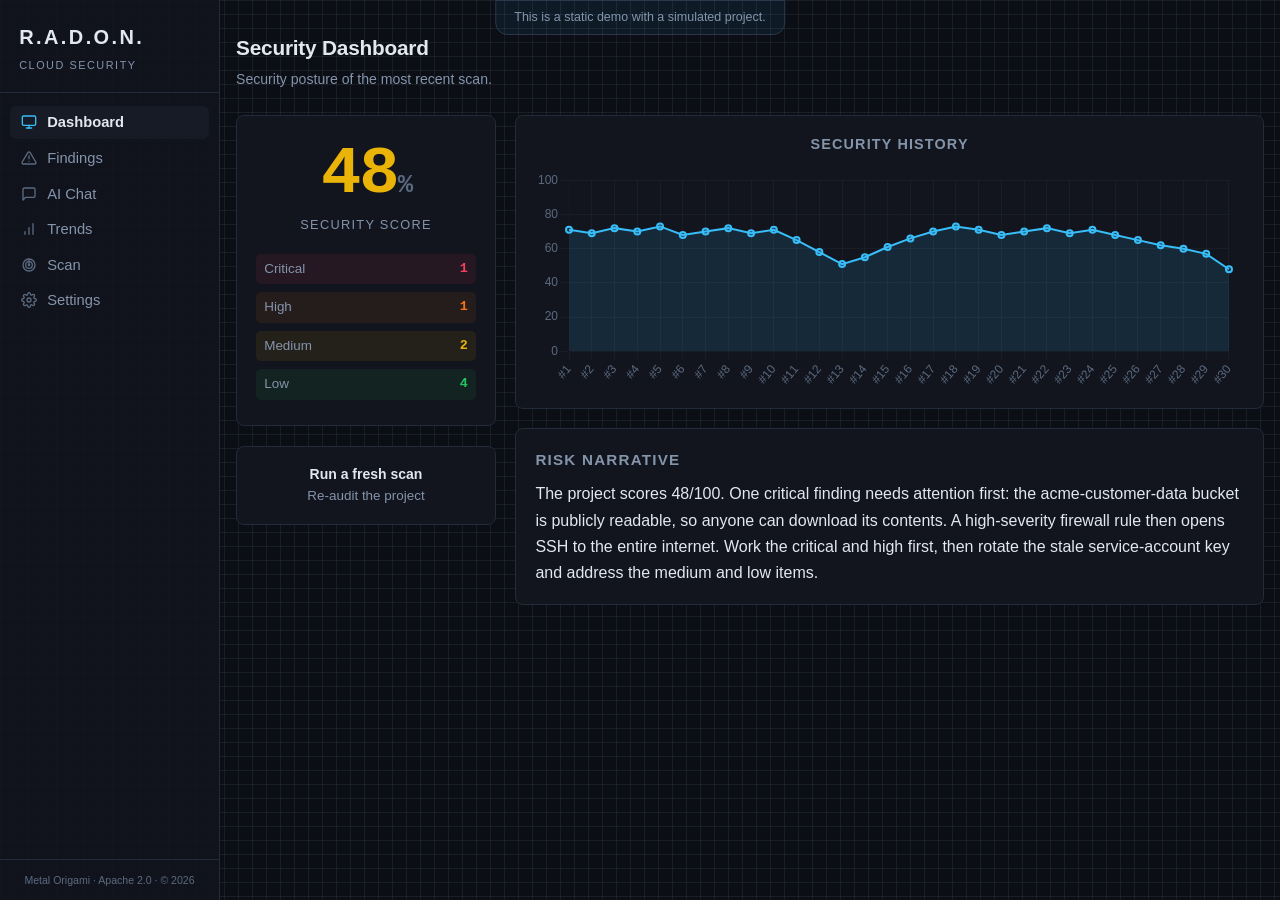
<file: index.html>
<!DOCTYPE html>
<html lang="en">
<head>
  <meta charset="utf-8">
  <meta name="viewport" content="width=device-width, initial-scale=1">
  <title>R.A.D.O.N.</title>
  <link rel="stylesheet" href="style.css?v=16">
</head>
<body>
  <div class="app">
    <aside class="sidebar">
      <div class="brand">
        <div class="brand-text">
          <span class="brand-name">R.A.D.O.N.</span>
          <span class="brand-sub">Cloud Security</span>
        </div>
      </div>
      <nav class="nav">
        <button class="nav-item active" data-tab="overview">
          <span class="nav-icon"><svg width="16" height="16" viewBox="0 0 24 24" fill="none" stroke="currentColor" stroke-width="2" stroke-linecap="round" stroke-linejoin="round"><rect x="2" y="3" width="20" height="14" rx="2"/><line x1="8" y1="21" x2="16" y2="21"/><line x1="12" y1="17" x2="12" y2="21"/></svg></span>
          <span class="nav-label">Dashboard</span>
        </button>
        <button class="nav-item" data-tab="findings">
          <span class="nav-icon"><svg width="16" height="16" viewBox="0 0 24 24" fill="none" stroke="currentColor" stroke-width="2" stroke-linecap="round" stroke-linejoin="round"><path d="M10.29 3.86L1.82 18a2 2 0 0 0 1.71 3h16.94a2 2 0 0 0 1.71-3L13.71 3.86a2 2 0 0 0-3.42 0z"/><line x1="12" y1="9" x2="12" y2="13"/><line x1="12" y1="17" x2="12.01" y2="17"/></svg></span>
          <span class="nav-label">Findings</span>
        </button>
        <button class="nav-item" data-tab="chat">
          <span class="nav-icon"><svg width="16" height="16" viewBox="0 0 24 24" fill="none" stroke="currentColor" stroke-width="2" stroke-linecap="round" stroke-linejoin="round"><path d="M21 15a2 2 0 0 1-2 2H7l-4 4V5a2 2 0 0 1 2-2h14a2 2 0 0 1 2 2z"/></svg></span>
          <span class="nav-label">AI Chat</span>
        </button>
        <button class="nav-item" data-tab="trends">
          <span class="nav-icon"><svg width="16" height="16" viewBox="0 0 24 24" fill="none" stroke="currentColor" stroke-width="2" stroke-linecap="round" stroke-linejoin="round"><line x1="12" y1="20" x2="12" y2="10"/><line x1="18" y1="20" x2="18" y2="4"/><line x1="6" y1="20" x2="6" y2="16"/></svg></span>
          <span class="nav-label">Trends</span>
        </button>
        <button class="nav-item" data-tab="scan">
          <span class="nav-icon"><svg width="16" height="16" viewBox="0 0 24 24" fill="none" stroke="currentColor" stroke-width="2" stroke-linecap="round" stroke-linejoin="round"><circle cx="12" cy="12" r="9"/><circle cx="12" cy="12" r="5"/><circle cx="12" cy="12" r="1"/><line x1="12" y1="12" x2="12" y2="3"/></svg></span>
          <span class="nav-label">Scan</span>
        </button>
        <button class="nav-item" data-tab="settings">
          <span class="nav-icon"><svg width="16" height="16" viewBox="0 0 24 24" fill="none" stroke="currentColor" stroke-width="2" stroke-linecap="round" stroke-linejoin="round"><circle cx="12" cy="12" r="3"/><path d="M19.4 15a1.65 1.65 0 0 0 .33 1.82l.06.06a2 2 0 1 1-2.83 2.83l-.06-.06a1.65 1.65 0 0 0-1.82-.33 1.65 1.65 0 0 0-1 1.51V21a2 2 0 1 1-4 0v-.09A1.65 1.65 0 0 0 9 19.4a1.65 1.65 0 0 0-1.82.33l-.06.06a2 2 0 1 1-2.83-2.83l.06-.06a1.65 1.65 0 0 0 .33-1.82 1.65 1.65 0 0 0-1.51-1H3a2 2 0 1 1 0-4h.09A1.65 1.65 0 0 0 4.6 9a1.65 1.65 0 0 0-.33-1.82l-.06-.06a2 2 0 1 1 2.83-2.83l.06.06a1.65 1.65 0 0 0 1.82.33H9a1.65 1.65 0 0 0 1-1.51V3a2 2 0 1 1 4 0v.09a1.65 1.65 0 0 0 1 1.51 1.65 1.65 0 0 0 1.82-.33l.06-.06a2 2 0 1 1 2.83 2.83l-.06.06a1.65 1.65 0 0 0-.33 1.82V9a1.65 1.65 0 0 0 1.51 1H21a2 2 0 1 1 0 4h-.09a1.65 1.65 0 0 0-1.51 1z"/></svg></span>
          <span class="nav-label">Settings</span>
        </button>
      </nav>
      <div class="sidebar-footer">Metal Origami · Apache 2.0 · © 2026</div>
    </aside>

    <main class="content">
      <section class="tab active" id="tab-overview"></section>
      <section class="tab" id="tab-findings" hidden></section>
      <section class="tab" id="tab-chat" hidden></section>
      <section class="tab" id="tab-trends" hidden></section>
      <section class="tab" id="tab-scan" hidden></section>
      <section class="tab" id="tab-settings" hidden></section>
    </main>
  </div>

  <script src="chart.umd.js"></script>
  <script src="demo-data.js?v=3"></script>
  <script src="demo.js?v=8"></script>
  <script src="app.js?v=10"></script>
</body>
</html>
</file>
<file: style.css>
:root {
  --bg: #0b0e14;
  --bg-grid: rgba(148, 163, 184, 0.10);
  --panel: #12151d;
  --panel-2: #171b25;
  --border: #232a3a;
  --border-strong: #2e3749;
  --text: #e2e8f0;
  --muted: #8494ab;
  --faint: #5b6a80;
  --accent: #38bdf8;
  --critical: #f43f5e;
  --high: #f97316;
  --medium: #eab308;
  --low: #22c55e;
  --info: #3b82f6;
  --ignored: #a855f7;
  --code-bg: #0a0c11;
  --sidebar-bg: rgba(18, 21, 29, 0.9);
  --font-mono: "JetBrains Mono", "SF Mono", "Cascadia Code", Consolas, "Liberation Mono", monospace;
}

html[data-theme="light"] {
  --bg: #eef1f6;
  --bg-grid: rgba(15, 23, 42, 0.05);
  --panel: #ffffff;
  --panel-2: #f1f5f9;
  --border: #dfe4ec;
  --border-strong: #c7d0dd;
  --text: #0f172a;
  --muted: #5b6b82;
  --faint: #8b9bb0;
  --accent: #0284c7;
  --critical: #dc2626;
  --high: #ea580c;
  --medium: #ca8a04;
  --low: #16a34a;
  --info: #2563eb;
  --ignored: #9333ea;
  --code-bg: #f1f5f9;
  --sidebar-bg: #ffffff;
}

* { box-sizing: border-box; }

html, body { height: 100%; }

body {
  margin: 0;
  font-family: -apple-system, BlinkMacSystemFont, "Segoe UI", Roboto, Helvetica, Arial, sans-serif;
  background: var(--bg);
  background-image:
    linear-gradient(var(--bg-grid) 1px, transparent 1px),
    linear-gradient(90deg, var(--bg-grid) 1px, transparent 1px);
  background-size: 14px 14px;
  background-attachment: fixed;
  color: var(--text);
  font-size: 14px;
  line-height: 1.55;
  -webkit-font-smoothing: antialiased;
}

.app { display: flex; min-height: calc(100vh - 38px); }

/* ---------- sidebar ---------- */
.sidebar {
  width: 220px;
  flex-shrink: 0;
  align-self: flex-start;
  position: sticky;
  top: 0;
  height: 100vh;
  display: flex;
  flex-direction: column;
  border-right: 1px solid var(--border);
  background: var(--sidebar-bg);
}

.brand { padding: 1.4rem 1.2rem 1.1rem; border-bottom: 1px solid var(--border); }
.brand-name { font-size: 1.25rem; font-weight: 700; letter-spacing: 0.12em; display: block; }
.brand-sub {
  display: block;
  color: var(--muted);
  font-size: 0.68rem;
  margin-top: 0.25rem;
  letter-spacing: 0.14em;
  text-transform: uppercase;
}

.nav { display: flex; flex-direction: column; gap: 2px; padding: 0.8rem 0.6rem; flex: 1; }
.nav-item {
  display: flex;
  align-items: center;
  gap: 0.65rem;
  width: 100%;
  padding: 0.55rem 0.7rem;
  border: none;
  background: transparent;
  color: var(--muted);
  font-size: 0.92rem;
  font-weight: 500;
  text-align: left;
  border-radius: 6px;
  cursor: pointer;
  transition: background 0.12s, color 0.12s;
}
.nav-icon { display: flex; align-items: center; justify-content: center; flex-shrink: 0; color: var(--faint); }
.nav-item:hover { background: var(--panel-2); color: var(--text); }
.nav-item:hover .nav-icon { color: var(--text); }
.nav-item.active {
  background: var(--panel-2);
  color: var(--text);
  font-weight: 600;
}
.nav-item.active .nav-icon { color: var(--accent); }

.sidebar-footer {
  padding: 0.75rem 0.5rem;
  border-top: 1px solid var(--border);
  color: var(--faint);
  font-size: 0.66rem;
  text-align: center;
  white-space: nowrap;
}

/* ---------- content ---------- */
.content { flex: 1; padding: 2rem 1rem; }

.tab { display: none; }
.tab.active { display: block; }

.tab-title {
  font-size: 1.3rem;
  font-weight: 650;
  margin: 0 0 0.3rem;
  letter-spacing: -0.01em;
}
.tab-desc { color: var(--muted); font-size: 0.88rem; margin: 0 0 1.5rem; }

/* ---------- shared components ---------- */
.panel {
  background: var(--panel);
  border: 1px solid var(--border);
  border-radius: 8px;
  padding: 1.1rem 1.2rem;
}

.mono { font-family: var(--font-mono); }

button {
  font-family: inherit;
  border: none;
  border-radius: 6px;
  cursor: pointer;
}
button:disabled { cursor: not-allowed; }

/* ---------- severity badges ---------- */
.badge {
  display: inline-block;
  border-radius: 4px;
  padding: 0.1rem 0.45rem;
  font-size: 0.7rem;
  font-weight: 700;
  text-transform: uppercase;
  letter-spacing: 0.05em;
}
.badge.critical { background: rgba(244, 63, 94, 0.14); color: var(--critical); }
.badge.high { background: rgba(249, 115, 22, 0.14); color: var(--high); }
.badge.medium { background: rgba(234, 179, 8, 0.14); color: var(--medium); }
.badge.low { background: rgba(34, 197, 94, 0.14); color: var(--low); }
.badge.info { background: rgba(59, 130, 246, 0.14); color: var(--info); }
.badge.unresolved { background: rgba(244, 63, 94, 0.14); color: var(--critical); }
.badge.resolved { background: rgba(34, 197, 94, 0.14); color: var(--low); }
.badge.ignored { background: rgba(168, 85, 247, 0.14); color: var(--ignored); }

/* ---------- dashboard ---------- */
.dashboard-grid { display: grid; grid-template-columns: 260px 1fr; gap: 1.2rem; align-items: start; }
.dashboard-left, .dashboard-right { display: flex; flex-direction: column; gap: 1.2rem; }

.mini-chart-panel h3 { margin: 0 0 0.9rem; font-size: 0.9rem; text-transform: uppercase; letter-spacing: 0.08em; color: var(--muted); text-align: center; }
.chart-box.mini { height: 220px; }

.narrative h3 { margin: 0 0 0.6rem; font-size: 0.95rem; text-transform: uppercase; letter-spacing: 0.08em; color: var(--muted); }
.narrative p { margin: 0; font-size: 1rem; color: var(--text); line-height: 1.65; }

.scan-box { text-align: center; cursor: pointer; transition: border-color 0.12s; }
.scan-box:hover { border-color: var(--accent); }
.scan-box-title { font-weight: 650; }
.scan-box-sub { color: var(--muted); font-size: 0.84rem; }

.count-row { cursor: pointer; transition: filter 0.12s; }
.count-row:hover { filter: brightness(1.25); }

/* ---------- settings ---------- */
.settings-grid { display: grid; grid-template-columns: 1fr 1fr; gap: 1.2rem; align-items: start; }
.settings-col { display: flex; flex-direction: column; gap: 1.2rem; min-width: 0; }
.settings-section h3 { margin: 0 0 0.8rem; font-size: 0.85rem; text-transform: uppercase; letter-spacing: 0.08em; color: var(--muted); }
.seg-group { display: flex; gap: 0.5rem; flex-wrap: wrap; }
.seg {
  background: var(--panel-2);
  border: 1px solid var(--border);
  color: var(--muted);
  padding: 0.4rem 0.9rem;
  border-radius: 6px;
  font-size: 0.85rem;
  text-transform: capitalize;
  cursor: pointer;
}
.seg.active { color: var(--text); border-color: var(--accent); background: var(--panel); }
.seg.danger { color: var(--critical); border-color: rgba(244, 63, 94, 0.4); }
.seg.danger:hover { background: rgba(244, 63, 94, 0.1); }
.field { margin-bottom: 0.9rem; }
.field:last-child { margin-bottom: 0; }
.field-label { display: block; font-size: 0.8rem; color: var(--muted); margin-bottom: 0.35rem; }
.field-input { width: 100%; background: var(--bg); border: 1px solid var(--border); color: var(--text); border-radius: 6px; padding: 0.5rem 0.65rem; font-size: 0.88rem; font-family: inherit; resize: vertical; }
.field-input:focus { outline: none; border-color: var(--accent); }
.settings-list { display: flex; flex-direction: column; }
.settings-actions { display: flex; align-items: center; gap: 0.8rem; margin-top: 1.2rem; }
.model-list { display: flex; flex-direction: column; gap: 0.4rem; }
.model-opt { text-align: left; padding: 0.4rem 0.6rem; border-radius: 6px; border: 1px solid var(--border); background: transparent; color: var(--muted); cursor: pointer; font-size: 0.85rem; font-family: inherit; }
.model-opt:hover { color: var(--text); border-color: var(--border-strong); }
.model-opt.active { color: var(--text); border-color: var(--accent); background: var(--panel-2); }
.model-dl { display: flex; align-items: center; justify-content: space-between; gap: 0.6rem; font-size: 0.85rem; }
.model-dl .seg { padding: 0.25rem 0.6rem; font-size: 0.8rem; text-decoration: none; }
.model-current { font-size: 0.9rem; color: var(--text); word-break: break-all; }
.muted { color: var(--muted); }
.small { font-size: 0.8rem; }
.mono.small { font-family: var(--font-mono); font-size: 0.75rem; color: var(--muted); word-break: break-all; }
.setting-row { display: flex; justify-content: space-between; gap: 1rem; padding: 0.65rem 0; border-bottom: 1px solid var(--border); }
.setting-row:last-child { border-bottom: none; }
.setting-label { color: var(--muted); font-size: 0.88rem; }
.setting-value { font-family: var(--font-mono); font-size: 0.86rem; color: var(--text); text-align: right; word-break: break-all; }
.score-card { text-align: center; padding: 1.6rem 1.2rem; }
.score-value {
  font-family: var(--font-mono);
  font-size: 4.2rem;
  font-weight: 700;
  line-height: 1;
  letter-spacing: -0.03em;
}
.score-suffix { font-size: 1.6rem; color: var(--faint); }
.score-label { color: var(--muted); font-size: 0.8rem; text-transform: uppercase; letter-spacing: 0.1em; margin-top: 0.4rem; }

.counts { display: grid; gap: 0.5rem; margin-top: 1.2rem; text-align: left; }
.count-row {
  display: flex;
  align-items: center;
  justify-content: space-between;
  font-size: 0.84rem;
  padding: 0.3rem 0.5rem;
  border-radius: 5px;
}
.count-row .count-num { font-family: var(--font-mono); font-weight: 700; }
.count-row .count-label { text-transform: capitalize; color: var(--muted); }
.count-row.critical { color: var(--critical); background: rgba(244, 63, 94, 0.08); }
.count-row.high { color: var(--high); background: rgba(249, 115, 22, 0.08); }
.count-row.medium { color: var(--medium); background: rgba(234, 179, 8, 0.08); }
.count-row.low { color: var(--low); background: rgba(34, 197, 94, 0.08); }
.count-row.info { color: var(--info); background: rgba(59, 130, 246, 0.08); }

.narrative { line-height: 1.65; }
.narrative h3 { margin: 0 0 0.6rem; font-size: 0.95rem; text-transform: uppercase; letter-spacing: 0.08em; color: var(--muted); }
.narrative p { margin: 0; font-size: 1rem; color: var(--text); }

/* ---------- findings ---------- */
.findings-toolbar { display: flex; gap: 0.5rem; margin-bottom: 1.2rem; flex-wrap: wrap; align-items: center; }
.filter-chip {
  background: var(--panel);
  color: var(--muted);
  border: 1px solid var(--border);
  padding: 0.32rem 0.75rem;
  font-size: 0.8rem;
  text-transform: capitalize;
}
.filter-chip.active { color: var(--text); border-color: var(--accent); }
.filter-chip .chip-count { color: var(--faint); margin-left: 0.3rem; font-family: var(--font-mono); font-size: 0.72rem; }

.service-groups { width: 100%; }
.service-group { margin-bottom: 1rem; width: 100%; }
.service-head {
  display: flex;
  align-items: center;
  gap: 0.7rem;
  padding: 0.6rem 0.9rem;
  background: var(--panel);
  border: 1px solid var(--border);
  border-radius: 8px;
  cursor: pointer;
  user-select: none;
}
.service-head .service-name { font-weight: 650; text-transform: uppercase; letter-spacing: 0.05em; font-size: 0.82rem; }
.service-head .service-count { margin-left: auto; color: var(--muted); font-family: var(--font-mono); font-size: 0.8rem; }
.service-head .service-caret { color: var(--faint); transition: transform 0.15s; flex-shrink: 0; }
.service-group.open .service-caret { transform: rotate(90deg); }

.finding-list { margin-top: 0.4rem; display: none; flex-direction: column; gap: 0.4rem; }
.service-group.open .finding-list { display: flex; }

.finding {
  background: var(--panel);
  border: 1px solid var(--border);
  border-left: 3px solid var(--border-strong);
  border-radius: 7px;
  padding: 0.7rem 0.9rem;
  cursor: pointer;
}
.finding-caret { color: var(--faint); transition: transform 0.15s; flex-shrink: 0; }
.finding.open .finding-caret { transform: rotate(90deg); }
.finding.critical { border-left-color: var(--critical); }
.finding.high { border-left-color: var(--high); }
.finding.medium { border-left-color: var(--medium); }
.finding.low { border-left-color: var(--low); }
.finding.info { border-left-color: var(--info); }
.finding.ignored { opacity: 0.55; }

.finding-row { display: flex; align-items: center; gap: 0.7rem; }
.finding-row .rule { font-weight: 600; font-size: 0.92rem; white-space: nowrap; }
.finding-row .resource { color: var(--muted); font-size: 0.82rem; font-family: var(--font-mono); flex: 1; min-width: 0; overflow: hidden; text-overflow: ellipsis; white-space: nowrap; }

.finding-detail { color: var(--muted); font-size: 0.84rem; margin-top: 0.4rem; }
.finding-assess { margin-top: 0.5rem; border-top: 1px solid var(--border); padding-top: 0.5rem; display: none; }
.finding.open .finding-assess { display: block; }
.finding-assess .a-label { font-size: 0.7rem; text-transform: uppercase; letter-spacing: 0.08em; color: var(--faint); }
.finding-assess .a-text { margin: 0.15rem 0 0.6rem; font-size: 0.88rem; }

/* status + "fix" buttons */
.status-btn {
  background: var(--panel-2);
  color: var(--muted);
  border: 1px solid var(--border);
  padding: 0.2rem 0.5rem;
  font-size: 0.76rem;
  border-radius: 5px;
}
.fix-btn {
  background: var(--accent);
  color: #06121a;
  font-weight: 650;
  padding: 0.25rem 0.7rem;
  font-size: 0.8rem;
}
.fix-btn:hover { filter: brightness(1.1); }

.status-menu {
  position: relative;
  display: inline-block;
}
.status-menu .menu {
  position: absolute;
  top: 100%;
  left: 0;
  margin-top: 0.3rem;
  background: var(--panel-2);
  border: 1px solid var(--border-strong);
  border-radius: 6px;
  padding: 0.3rem;
  display: none;
  z-index: 20;
  min-width: 130px;
}
.status-menu.open .menu { display: block; }
.status-menu .menu button {
  display: block;
  width: 100%;
  text-align: left;
  background: transparent;
  color: var(--text);
  padding: 0.35rem 0.6rem;
  font-size: 0.82rem;
  border-radius: 4px;
}
.status-menu .menu button:hover { background: var(--border); }

/* ---------- chat ---------- */
.chat-header { margin-bottom: 0.4rem; }
.chat-wrap { display: flex; flex-direction: column; height: calc(100vh - 150px); min-height: 420px; }
.chat-log { flex: 1; overflow-y: auto; display: flex; flex-direction: column; gap: 0.8rem; padding: 0.2rem 0 1rem 0.2rem; }
.msg { max-width: 78%; padding: 0.7rem 0.9rem; border-radius: 8px; font-size: 0.9rem; white-space: pre-wrap; }
.msg.user { align-self: flex-end; background: var(--panel-2); border: 1px solid var(--border-strong); }
.msg.assistant { align-self: flex-start; background: rgba(56, 189, 248, 0.07); border: 1px solid rgba(56, 189, 248, 0.25); }
.msg.assistant .msg-role { display: block; font-size: 0.68rem; color: var(--accent); text-transform: uppercase; letter-spacing: 0.08em; margin-bottom: 0.25rem; }

.chat-input-row {
  display: flex;
  align-items: center;
  gap: 0.6rem;
  margin-top: 1rem;
}
.chat-input {
  flex: 1;
  background: var(--panel);
  border: 1px solid var(--border);
  border-radius: 10px;
  color: var(--text);
  padding: 0.6rem 0.9rem;
  font-family: inherit;
  font-size: 0.95rem;
  line-height: 1.4;
  resize: none;
  transition: border-color 0.12s;
}
.chat-input:focus { outline: none; border-color: var(--accent); }
.msg-body { word-break: break-word; }
.msg-body code { background: var(--panel-2); padding: 0.08rem 0.35rem; border-radius: 4px; font-family: var(--font-mono); font-size: 0.85em; }
.msg-body pre { background: var(--code-bg); border: 1px solid var(--border); border-radius: 6px; padding: 0.7rem 0.9rem; overflow-x: auto; font-family: var(--font-mono); font-size: 0.82em; margin: 0.4rem 0; }
.msg-body pre code { background: none; padding: 0; }
.msg-body h2, .msg-body h3, .msg-body h4 { margin: 0.45rem 0 0.2rem; }
.msg-body a { color: var(--accent); }
.msg-body hr { border: none; border-top: 1px solid var(--border-strong); margin: 0.7rem 0; }
.msg-body .para { height: 0.6rem; }
.code-block { margin: 0.5rem 0; border: 1px solid var(--border); border-radius: 8px; overflow: hidden; background: var(--code-bg); }
.code-head { display: flex; align-items: center; justify-content: space-between; padding: 0.35rem 0.7rem; background: var(--panel-2); border-bottom: 1px solid var(--border); font-size: 0.72rem; color: var(--muted); }
.code-lang { text-transform: uppercase; letter-spacing: 0.06em; }
.copy-btn { border: 1px solid var(--border); background: transparent; color: var(--muted); font-size: 0.7rem; padding: 0.12rem 0.5rem; border-radius: 4px; cursor: pointer; font-family: inherit; }
.copy-btn:hover { color: var(--text); border-color: var(--border-strong); }
.code-block pre { margin: 0; padding: 0.7rem 0.9rem; overflow-x: auto; border: none; background: transparent; }
.code-block code { background: none; padding: 0; }

.thinking { display: inline-flex; align-items: center; gap: 4px; color: var(--muted); font-size: 0.85rem; }
.thinking-dots { display: inline-flex; gap: 3px; align-items: center; }
.thinking-dots i { width: 5px; height: 5px; border-radius: 50%; background: var(--accent); animation: think 1.2s infinite; }
.thinking-dots i:nth-child(2) { animation-delay: 0.2s; }
.thinking-dots i:nth-child(3) { animation-delay: 0.4s; }
@keyframes think { 0%, 60%, 100% { opacity: 0.25; } 30% { opacity: 1; } }

.chat-send { background: var(--accent); color: #06121a; padding: 0; width: 32px; height: 32px; border-radius: 6px; border: none; display: inline-flex; align-items: center; justify-content: center; flex-shrink: 0; cursor: pointer; }
.chat-send:disabled { opacity: 0.55; cursor: not-allowed; }
.chat-hint { color: var(--faint); font-size: 0.76rem; margin-top: 0.5rem; text-align: center; }

/* ---------- trends ---------- */
.trend-toolbar { display: flex; gap: 0.6rem; margin-top: 1.2rem; justify-content: center; flex-wrap: wrap; }
.trend-toggle {
  display: inline-flex;
  align-items: center;
  gap: 0.45rem;
  padding: 0.4rem 0.85rem;
  border-radius: 999px;
  background: var(--panel);
  border: 1px solid var(--border);
  color: var(--muted);
  font-size: 0.85rem;
  text-transform: capitalize;
  cursor: pointer;
}
.trend-toggle .tdot { width: 9px; height: 9px; border-radius: 50%; }
.trend-toggle .tdot.critical { background: var(--critical); }
.trend-toggle .tdot.high { background: var(--high); }
.trend-toggle .tdot.medium { background: var(--medium); }
.trend-toggle .tdot.low { background: var(--low); }
.trend-toggle.active { color: var(--text); border-color: var(--border-strong); }
.trend-toggle:not(.active) { opacity: 0.45; }
.chart-grid { display: flex; flex-direction: column; gap: 1.3rem; }
.chart-panel { padding: 1.2rem 1.4rem; }
.chart-panel h3 { margin: 0 0 0.9rem; font-size: 0.9rem; text-transform: uppercase; letter-spacing: 0.08em; color: var(--muted); text-align: center; }
.chart-box { position: relative; height: 240px; }

/* ---------- scan ---------- */
.scan-layout { display: flex; flex-direction: column; gap: 1.2rem; }
.scan-actions { display: flex; gap: 0.7rem; align-items: center; }
.scan-btn { background: var(--accent); color: #06121a; font-weight: 650; padding: 0.55rem 1.3rem; font-size: 0.92rem; }
.scan-btn:disabled { opacity: 0.6; }

.terminal {
  background: var(--code-bg);
  border: 1px solid var(--border);
  border-radius: 8px;
  padding: 1rem 1.1rem;
  font-family: var(--font-mono);
  font-size: 0.82rem;
  min-height: 320px;
  max-height: 460px;
  overflow-y: auto;
  line-height: 1.7;
}
.term-line { white-space: pre-wrap; word-break: break-word; }
.term-line .prompt { color: var(--faint); margin-right: 0.5rem; }
.term-line.info { color: var(--muted); }
.term-line.ok { color: var(--low); }
.term-line.fail { color: var(--critical); }
.term-line.done { color: var(--low); font-weight: 600; }
.term-cursor { display: inline-block; width: 8px; height: 1em; background: var(--accent); vertical-align: text-bottom; animation: blink 1s steps(1) infinite; }
@keyframes blink { 50% { opacity: 0; } }

.scan-result { display: none; }
.scan-result.show { display: block; }

/* ---------- empty states ---------- */
.empty { color: var(--muted); text-align: center; padding: 3rem 1rem; }
.empty .empty-big { font-size: 1rem; color: var(--text); font-weight: 600; margin-bottom: 0.4rem; }
.empty .empty-sub { font-size: 0.85rem; }

/* ---------- responsive ---------- */
@media (max-width: 800px) {
  .dashboard-grid { grid-template-columns: 1fr; }
}


/* ---------- components ---------- */
.comp-row { display: flex; align-items: center; gap: 0.6rem; padding: 0.55rem 0; border-bottom: 1px solid var(--border); }
.comp-row:last-of-type { border-bottom: none; }
.comp-dot { width: 9px; height: 9px; border-radius: 50%; flex-shrink: 0; }
.comp-dot.up { background: var(--low); box-shadow: 0 0 7px var(--low); }
.comp-dot.starting { background: var(--medium); box-shadow: 0 0 7px var(--medium); }
.comp-dot.down { background: var(--critical); box-shadow: 0 0 7px var(--critical); }
.comp-label { font-weight: 600; font-size: 0.88rem; }
.comp-detail { color: var(--muted); font-size: 0.8rem; flex: 1; text-align: right; }
.comp-actions { display: inline-flex; gap: 0.35rem; }
.comp-btn { background: var(--panel-2); color: var(--muted); border: 1px solid var(--border); padding: 0.18rem 0.5rem; font-size: 0.72rem; border-radius: 5px; }
.comp-btn:hover { color: var(--text); border-color: var(--border-strong); }
.comp-btn.start { color: var(--low); border-color: rgba(34, 197, 94, 0.4); }
.comp-btn.stop { color: var(--critical); border-color: rgba(244, 63, 94, 0.4); }

.status-hint { margin-top: 0.7rem; padding-top: 0.6rem; border-top: 1px solid var(--border); color: var(--faint); font-size: 0.76rem; }

/* ---------- model button ---------- */
.model-btn { background: var(--accent); color: #06121a; font-weight: 600; padding: 0.25rem 0.7rem; font-size: 0.8rem; border-radius: 6px; width: 106px; text-align: center; border: 1px solid transparent; }
.model-btn:hover { filter: brightness(1.1); }
.model-btn.downloaded { background: rgba(34, 197, 94, 0.14); color: var(--low); border: 1px solid rgba(34, 197, 94, 0.4); }
.model-btn.downloaded:hover { background: rgba(244, 63, 94, 0.14); color: var(--critical); border-color: rgba(244, 63, 94, 0.4); }
.model-btn.downloaded .lbl-del { display: none; }
.model-btn.downloaded:hover .lbl-dl { display: none; }
.model-btn.downloaded:hover .lbl-del { display: inline; }

/* ---------- toast ---------- */
.toast { position: fixed; background: var(--panel-2); border: 1px solid var(--border-strong); color: var(--text); padding: 0.5rem 0.9rem; border-radius: 8px; font-size: 0.85rem; opacity: 0; transform: translateY(6px); transition: opacity 0.2s, transform 0.2s; z-index: 200; pointer-events: none; white-space: nowrap; }
.toast.show { opacity: 1; transform: translateY(0); }

/* ---------- secondary button (matches save) ---------- */
.scan-btn.secondary { background: transparent; color: var(--critical); border: 1px solid rgba(244, 63, 94, 0.4); }
.scan-btn.secondary:hover { background: rgba(244, 63, 94, 0.1); }

/* ---------- disabled input ---------- */
.field-input:disabled { opacity: 0.5; cursor: not-allowed; background: var(--panel-2); }
.chat-input:disabled { opacity: 0.6; cursor: not-allowed; }

/* light mode: white text on the darker accent (dark text looks bad on blue) */
html[data-theme="light"] .scan-btn:not(.secondary),
html[data-theme="light"] .chat-send,
html[data-theme="light"] .fix-btn,
html[data-theme="light"] .model-btn:not(.downloaded) { color: #ffffff; }


/* ---------- consistent hover feedback ---------- */
.seg:hover:not(.danger) { color: var(--text); border-color: var(--border-strong); }
.scan-btn:hover:not(.secondary) { filter: brightness(1.1); }
.chat-send:hover:not(:disabled) { filter: brightness(1.1); }
.status-btn:hover { color: var(--text); border-color: var(--border-strong); }
.filter-chip:hover { color: var(--text); border-color: var(--border-strong); }
.trend-toggle:not(.active):hover { opacity: 0.75; }

.comp-btn.start:hover { background: rgba(34, 197, 94, 0.12); border-color: var(--low); }
.comp-btn.stop:hover { background: rgba(244, 63, 94, 0.12); border-color: var(--critical); }
.trend-toggle:hover { background: var(--panel-2); border-color: var(--border-strong); }

.export-menu { position: relative; display: inline-block; }
.export-popup { position: absolute; top: 100%; left: 0; margin-top: 0.35rem; background: var(--panel-2); border: 1px solid var(--border-strong); border-radius: 6px; padding: 0.3rem; display: none; flex-direction: column; gap: 0.15rem; z-index: 20; min-width: 90px; }
.export-menu.open .export-popup { display: flex; }
.export-popup button { display: block; width: 100%; text-align: left; background: transparent; color: var(--text); padding: 0.35rem 0.6rem; font-size: 0.82rem; border-radius: 4px; }
.export-popup button:hover { background: var(--border); }

.seg-group + .field { margin-top: 0.9rem; }

.finding-cite { font-size: 0.72rem; color: var(--muted); margin-top: 0.35rem; font-family: ui-monospace, monospace; letter-spacing: 0.02em; }
</file>
